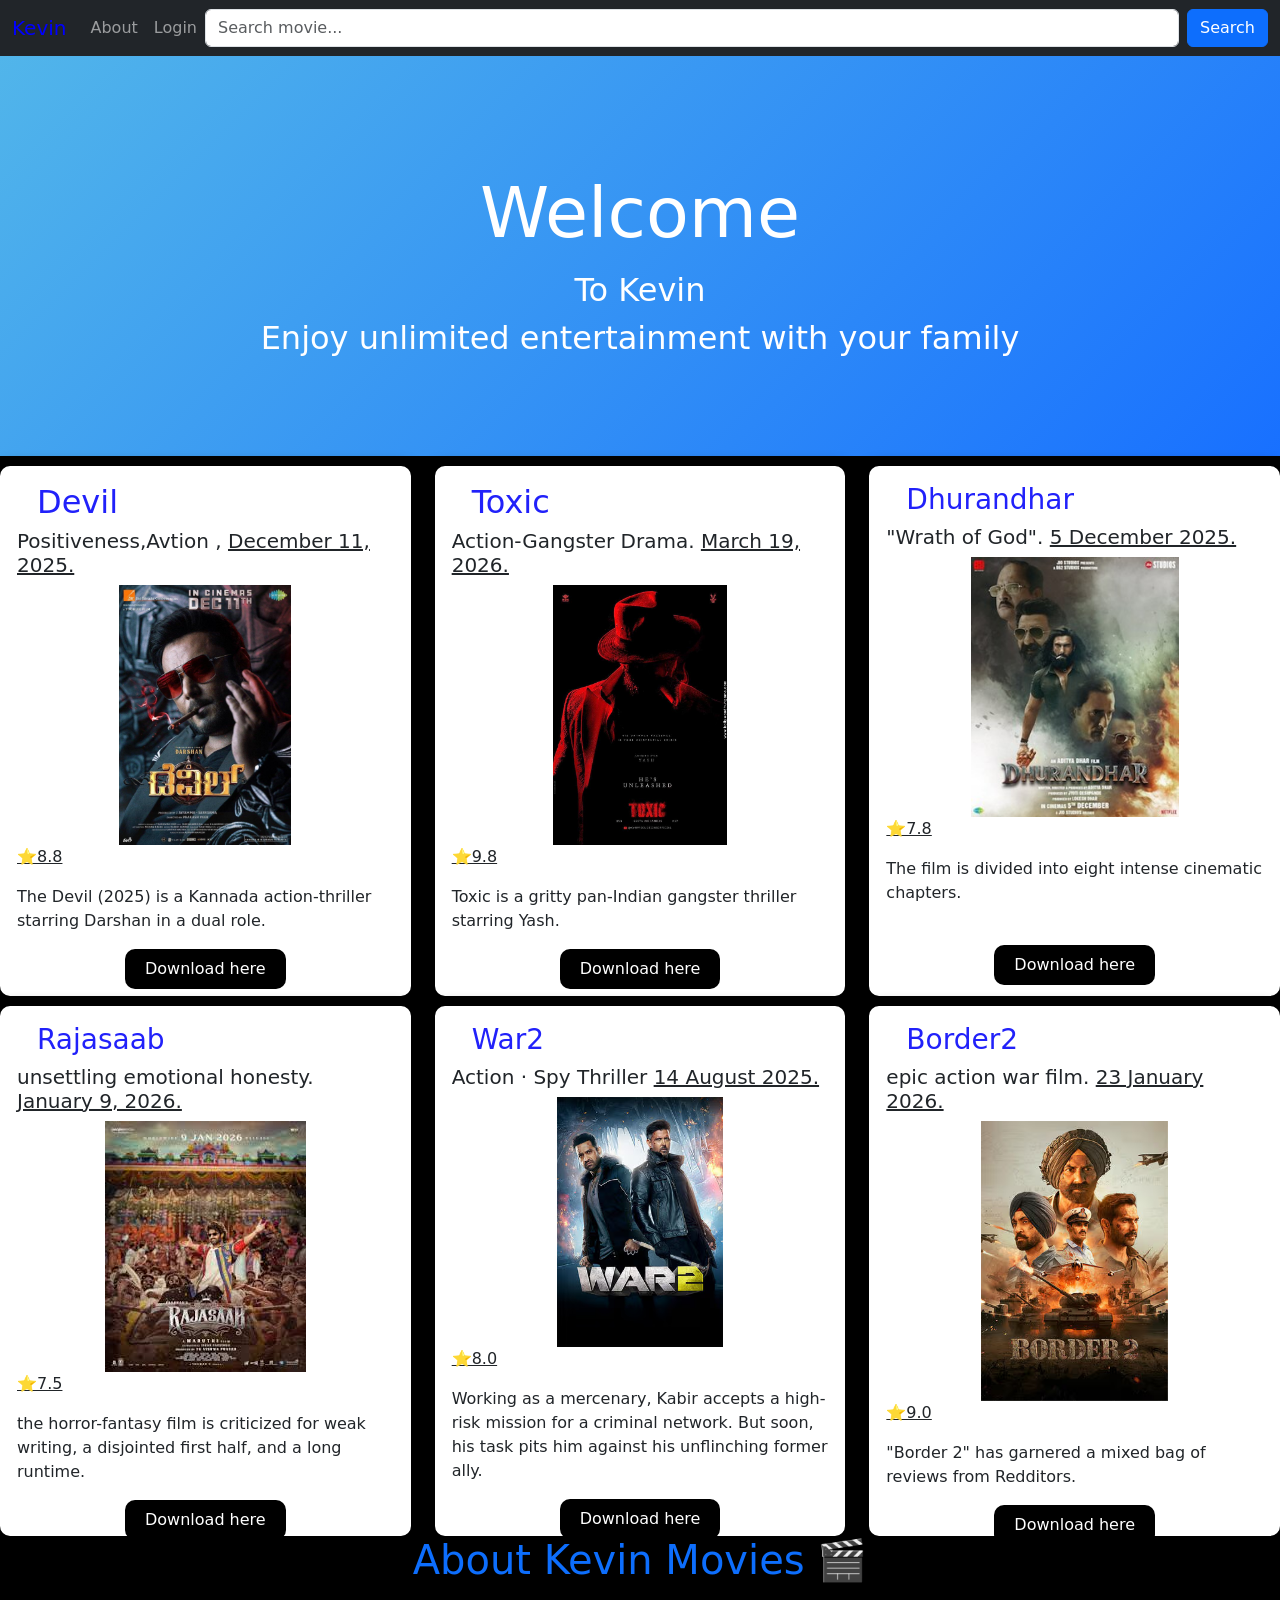
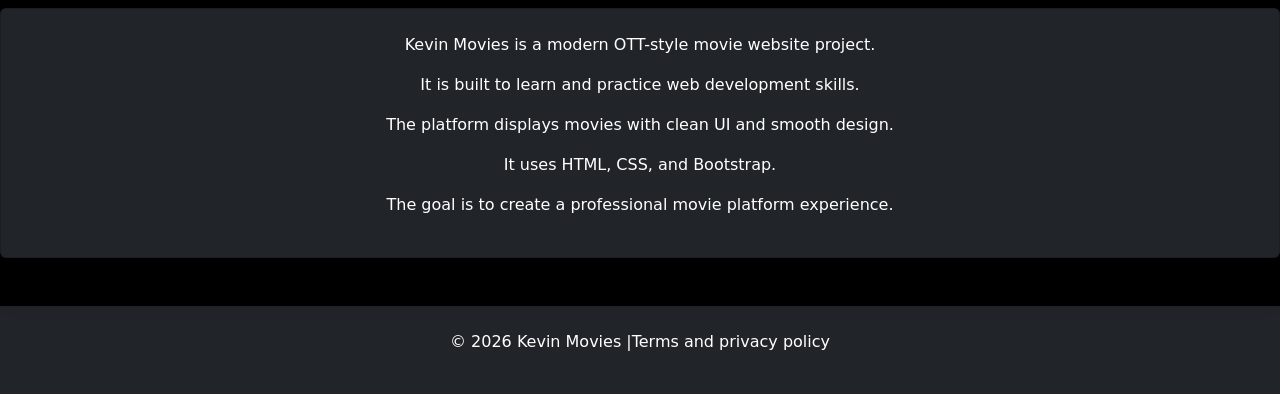
<file: index.html>
<!DOCTYPE html>
<html lang="en">

<head>
    <meta charset="UTF-8">
    <meta name="viewport" content="width=device-width, initial-scale=1.0">
    <title> Kvin Movies</title>
    <link rel="stylesheet" href="app.css">

    <link href="https://cdn.jsdelivr.net/npm/bootstrap@5.3.3/dist/css/bootstrap.min.css" rel="stylesheet">

</head>

<body class="body">

    <nav class="navbar navbar-expand-sm navbar-dark bg-dark">
        <div class="container-fluid">
            <a class="navbar-brand" style="color: blue;" href="#">Kevin</a>

            <button class="navbar-toggler" type="button" data-bs-toggle="collapse" data-bs-target="#mynavbar">
            <span class="navbar-toggler-icon"></span>
        </button>

            <div class="collapse navbar-collapse" id="mynavbar">
                <ul class="navbar-nav me-auto">
                    <li class="nav-item">
                        <a class="nav-link" href="#about">About</a>
                    </li>
                    <li class="nav-item">
                        <a class="nav-link" href="pr.html">Login </a>
                    </li>

                </ul>

                <input class="form-control me-2" type="text" id="searchBox" placeholder="Search movie...">

                <button class="btn btn-primary" type="button" onclick="searchMovie()">Search</button>


            </div>
        </div>
    </nav>
    <div class="bot">
        <center class="cat">
            <br>
            <label> Welcome </label><br>


        </center>
        <center>
            <label> To Kevin</label><br>
            <label> Enjoy unlimited entertainment with your family </label>
        </center>
    </div>
    <table border="1">
        <div class="name"></div>
        <div class="row">
            <div class="col">
                <div class="niki" id="Devil" style="height: 530px;">

                    <div class="run"><b></b>
                        <h2>Devil</h2>
                    </div>
                    <h5>Positiveness,Avtion , <u>December 11, 2025.</u></h5>
                    <center>
                        <div> <img src="The_Devil_(2025_film).jpg" alt="Devil" height="260" "></div></center>
   
<u><p>⭐8.8</p></u>
    <p> The Devil (2025) is a Kannada action-thriller starring Darshan in a dual role.</p>
   <center> <button class="do " onclick="alert( 'Download Successful') ">Download here</button></center>

</div>
 </div>
<div class="col " ><div class="niki " id="Toxic " style="height: 530px; ">
    <div class="run "><h2>Toxic</h2></div>
    <h5>Action-Gangster Drama. <u>March 19, 2026.</u></h5>
    <center><div> <img src="Toxic.jpg " alt="Toxic " height="260px ""></div>
                    </center>
                    <u><p>⭐9.8</p></u>

                    <p>Toxic is a gritty pan-Indian gangster thriller starring Yash.</p>
                    <center><button class="do" onclick="alert('Download Successful')">Download here</button></center>

                </div>
            </div>
            <div class="col">
                <div class="niki" id="Dhurandhar" style="height: 530px;">
                    <div class="run">
                        <h3>Dhurandhar</h3>
                    </div>
                    <h5>"Wrath of God". <u>5 December 2025.</u></h5>
                    <center>
                        <div> <img src="Dhurandhar_poster.jpg" alt="Dhurandhar" height="260px"> </div>
                    </center>
                    <u><p>⭐7.8</p></u>

                    <p>The film is divided into eight intense cinematic chapters.</p><br>
                    <center><button class="do" onclick="alert('Download Successful')">Download here</button></center>

                </div>
            </div>
        </div>
        </div>
        </div>
        </div>
        <div class="name"></div>
        <div class="row">
            <div class="col">
                <div class="niki" id="Rajasaab" style="height: 530px;">
                    <div class="run">
                        <h3>Rajasaab</h3>
                    </div>
                    <h5> unsettling emotional honesty. <u> January 9, 2026.</u></h5>
                    <center>
                        <div> <img src="images (1).jpg" alt="rajasaab"> </div>
                    </center>

                    <u><p>⭐7.5</p></u>

                    <p>the horror-fantasy film is criticized for weak writing, a disjointed first half, and a long runtime. </p>
                    <center><button class="do" onclick="alert('Download Successful')">Download here</button></center>

                </div>
            </div>
            <div class="col">
                <div class="niki" id="War2" style="height: 530px;">
                    <div class="run">
                        <h3>War2</h3>
                    </div>
                    <h5> Action · Spy Thriller <u> 14 August 2025.</u></h5>
                    <center>
                        <div> <img src="war-2-et00446734-1755672564.avif" alt="War2" height="250px"></div>
                    </center>
                    <u><p>⭐8.0</p></u>

                    <p>Working as a mercenary, Kabir accepts a high-risk mission for a criminal network. But soon, his task pits him against his unflinching former ally.</p>
                    <center> <button class="do" onclick="alert('Download Successful')">Download here</button></center>

                </div>
            </div>
            <div class="col">
                <div class="niki" id="Border2" style="height: 530px;">
                    <div class="run">
                        <h3>Border2</h3>
                    </div>
                    <h5> epic action war film. <u> 23 January 2026.</u></h5>
                    <center>
                        <div class="kan"> <img src="border-2-et00401449-1768546422.avif" alt="Border2" height="280px"></div>
                    </center>
                    <u><p>⭐9.0</p></u>

                    <p>"Border 2" has garnered a mixed bag of reviews from Redditors.</p>
                    <center><button class="do" onclick="alert('Download Successful')">Download here</button></center>

                </div>
            </div>
        </div>
        </div>
    </table>
    <div id="about">
        <center>
            <h1 class="text-primary mb-4">About Kevin Movies 🎬</h1>

            <div class="card bg-dark text-white p-4 shadow-lg">

                <p>Kevin Movies is a modern OTT-style movie website project.</p>
                <p>It is built to learn and practice web development skills.</p>
                <p>The platform displays movies with clean UI and smooth design.</p>
                <p>It uses HTML, CSS, and Bootstrap.</p>
                <p>The goal is to create a professional movie platform experience.</p>

            </div>
        </center>
    </div>


    <div class="mt-5 p-4 bg-dark text-white text-center">
        <p>© 2026 Kevin Movies |Terms and privacy policy</p>
    </div>

    <script src="https://cdn.jsdelivr.net/npm/bootstrap@5.3.3/dist/js/bootstrap.bundle.min.js"></script>
    <script>
        function searchMovie() {

            let movie = document.getElementById("searchBox").value.trim().toLowerCase();

            const movies = {
                "devil": "Devil",
                "toxic": "Toxic",
                "dhurandhar": "Dhurandhar",
                "rajasaab": "Rajasaab",
                "raja saab": "Rajasaab",
                "war2": "War2",
                "war 2": "War2",
                "border2": "Border2",
                "border 2": "Border2"
            };

            if (movies[movie]) {

                const element = document.getElementById(movies[movie]);

                element.scrollIntoView({
                    behavior: "smooth",
                    block: "center"
                });

                element.style.border = "4px solid yellow";

                setTimeout(() => {
                    element.style.border = "";
                }, 2000);

            } else {

                alert("Movie not found!");

            }
        }

        function searchMovie() {

            let movie = document.getElementById("searchBox").value.trim().toLowerCase();

            const movies = {
                "devil": "Devil",
                "toxic": "Toxic",
                "dhurandhar": "Dhurandhar",
                "rajasaab": "Rajasaab",
                "raja saab": "Rajasaab",
                "war2": "War2",
                "war 2": "War2",
                "border2": "Border2",
                "border 2": "Border2"
            };

            if (movies[movie]) {

                const element = document.getElementById(movies[movie]);

                element.scrollIntoView({
                    behavior: "smooth",
                    block: "center"
                });

                element.style.border = "4px solid yellow";

                setTimeout(() => {
                    element.style.border = "";
                }, 2000);

            } else {

                alert("Movie not found!");

            }
        }

        function searchMovie() {

            let movie = document.getElementById("searchBox").value.trim().toLowerCase();

            const movies = {
                "devil": "Devil",
                "toxic": "Toxic",
                "dhurandhar": "Dhurandhar",
                "rajasaab": "Rajasaab",
                "raja saab": "Rajasaab",
                "war2": "War2",
                "war 2": "War2",
                "border2": "Border2",
                "border 2": "Border2"
            };

            if (movies[movie]) {

                const element = document.getElementById(movies[movie]);

                element.scrollIntoView({
                    behavior: "smooth",
                    block: "center"
                });

                element.style.border = "4px solid yellow";

                setTimeout(() => {
                    element.style.border = "";
                }, 2000);

            } else {

                alert("Movie not found!");

            }
        }

        function searchMovie() {

            let movie = document.getElementById("searchBox").value.trim().toLowerCase();

            const movies = {
                "devil": "Devil",
                "toxic": "Toxic",
                "dhurandhar": "Dhurandhar",
                "rajasaab": "Rajasaab",
                "raja saab": "Rajasaab",
                "war2": "War2",
                "war 2": "War2",
                "border2": "Border2",
                "border 2": "Border2"
            };

            if (movies[movie]) {

                const element = document.getElementById(movies[movie]);

                element.scrollIntoView({
                    behavior: "smooth",
                    block: "center"
                });

                element.style.border = "4px solid yellow";

                setTimeout(() => {
                    element.style.border = "";
                }, 2000);

            } else {

                alert("Movie not found!");

            }
        }

        function searchMovie() {

            let movie = document.getElementById("searchBox").value.trim().toLowerCase();

            const movies = {
                "devil": "Devil",
                "toxic": "Toxic",
                "dhurandhar": "Dhurandhar",
                "rajasaab": "Rajasaab",
                "raja saab": "Rajasaab",
                "war2": "War2",
                "war 2": "War2",
                "border2": "Border2",
                "border 2": "Border2"
            };

            if (movies[movie]) {

                const element = document.getElementById(movies[movie]);

                element.scrollIntoView({
                    behavior: "smooth",
                    block: "center"
                });

                element.style.border = "4px solid yellow";

                setTimeout(() => {
                    element.style.border = "";
                }, 2000);

            } else {

                alert("Movie not found!");

            }
        }

        function searchMovie() {

            let movie = document.getElementById("searchBox").value.trim().toLowerCase();

            const movies = {
                "devil": "Devil",
                "toxic": "Toxic",
                "dhurandhar": "Dhurandhar",
                "rajasaab": "Rajasaab",
                "raja saab": "Rajasaab",
                "war2": "War2",
                "war 2": "War2",
                "border2": "Border2",
                "border 2": "Border2"
            };

            if (movies[movie]) {

                const element = document.getElementById(movies[movie]);

                element.scrollIntoView({
                    behavior: "smooth",
                    block: "center"
                });

                element.style.border = "4px solid yellow";

                setTimeout(() => {
                    element.style.border = "";
                }, 2000);

            } else {

                alert("Movie not found!");

            }
        }

        function searchMovie() {

            let movie = document.getElementById("searchBox").value.trim().toLowerCase();

            const movies = {
                "devil": "Devil",
                "toxic": "Toxic",
                "dhurandhar": "Dhurandhar",
                "rajasaab": "Rajasaab",
                "raja saab": "Rajasaab",
                "war2": "War2",
                "war 2": "War2",
                "border2": "Border2",
                "border 2": "Border2"
            };

            if (movies[movie]) {

                const element = document.getElementById(movies[movie]);

                element.scrollIntoView({
                    behavior: "smooth",
                    block: "center"
                });

                element.style.border = "4px solid yellow";

                setTimeout(() => {
                    element.style.border = "";
                }, 2000);

            } else {

                alert("Movie not found!");

            }
        }

        function searchMovie() {

            let movie = document.getElementById("searchBox").value.trim().toLowerCase();

            const movies = {
                "devil": "Devil",
                "toxic": "Toxic",
                "dhurandhar": "Dhurandhar",
                "rajasaab": "Rajasaab",
                "raja saab": "Rajasaab",
                "war2": "War2",
                "war 2": "War2",
                "border2": "Border2",
                "border 2": "Border2"
            };

            if (movies[movie]) {

                const element = document.getElementById(movies[movie]);

                element.scrollIntoView({
                    behavior: "smooth",
                    block: "center"
                });

                element.style.border = "4px solid yellow";

                setTimeout(() => {
                    element.style.border = "";
                }, 2000);

            } else {

                alert("Movie not found!");

            }
        }

        function searchMovie() {

            let movie = document.getElementById("searchBox").value.trim().toLowerCase();

            const movies = {
                "devil": "Devil",
                "toxic": "Toxic",
                "dhurandhar": "Dhurandhar",
                "rajasaab": "Rajasaab",
                "raja saab": "Rajasaab",
                "war2": "War2",
                "war 2": "War2",
                "border2": "Border2",
                "border 2": "Border2"
            };

            if (movies[movie]) {

                const element = document.getElementById(movies[movie]);

                element.scrollIntoView({
                    behavior: "smooth",
                    block: "center"
                });

                element.style.border = "4px solid yellow";

                setTimeout(() => {
                    element.style.border = "";
                }, 2000);

            } else {

                alert("Movie not found!");

            }
        }

        function searchMovie() {

            let movie = document.getElementById("searchBox").value.trim().toLowerCase();

            const movies = {
                "devil": "Devil",
                "toxic": "Toxic",
                "dhurandhar": "Dhurandhar",
                "rajasaab": "Rajasaab",
                "raja saab": "Rajasaab",
                "war2": "War2",
                "war 2": "War2",
                "border2": "Border2",
                "border 2": "Border2"
            };

            if (movies[movie]) {

                const element = document.getElementById(movies[movie]);

                element.scrollIntoView({
                    behavior: "smooth",
                    block: "center"
                });

                element.style.border = "4px solid yellow";

                setTimeout(() => {
                    element.style.border = "";
                }, 2000);

            } else {

                alert("Movie not found!");

            }
        }

        function searchMovie() {

            let movie = document.getElementById("searchBox").value.trim().toLowerCase();

            const movies = {
                "devil": "Devil",
                "toxic": "Toxic",
                "dhurandhar": "Dhurandhar",
                "rajasaab": "Rajasaab",
                "raja saab": "Rajasaab",
                "war2": "War2",
                "war 2": "War2",
                "border2": "Border2",
                "border 2": "Border2"
            };

            if (movies[movie]) {

                const element = document.getElementById(movies[movie]);

                element.scrollIntoView({
                    behavior: "smooth",
                    block: "center"
                });

                element.style.border = "4px solid yellow";

                setTimeout(() => {
                    element.style.border = "";
                }, 2000);

            } else {

                alert("Movie not found!");

            }
        }

        function searchMovie() {

            let movie = document.getElementById("searchBox").value.trim().toLowerCase();

            const movies = {
                "devil": "Devil",
                "toxic": "Toxic",
                "dhurandhar": "Dhurandhar",
                "rajasaab": "Rajasaab",
                "raja saab": "Rajasaab",
                "war2": "War2",
                "war 2": "War2",
                "border2": "Border2",
                "border 2": "Border2"
            };

            if (movies[movie]) {

                const element = document.getElementById(movies[movie]);

                element.scrollIntoView({
                    behavior: "smooth",
                    block: "center"
                });

                element.style.border = "4px solid yellow";

                setTimeout(() => {
                    element.style.border = "";
                }, 2000);

            } else {

                alert("Movie not found!");

            }
        }

        function searchMovie() {

            let movie = document.getElementById("searchBox").value.trim().toLowerCase();

            const movies = {
                "devil": "Devil",
                "toxic": "Toxic",
                "dhurandhar": "Dhurandhar",
                "rajasaab": "Rajasaab",
                "raja saab": "Rajasaab",
                "war2": "War2",
                "war 2": "War2",
                "border2": "Border2",
                "border 2": "Border2"
            };

            if (movies[movie]) {

                const element = document.getElementById(movies[movie]);

                element.scrollIntoView({
                    behavior: "smooth",
                    block: "center"
                });

                element.style.border = "4px solid yellow";

                setTimeout(() => {
                    element.style.border = "";
                }, 2000);

            } else {

                alert("Movie not found!");

            }
        }

        function searchMovie() {

            let movie = document.getElementById("searchBox").value.trim().toLowerCase();

            const movies = {
                "devil": "Devil",
                "toxic": "Toxic",
                "dhurandhar": "Dhurandhar",
                "rajasaab": "Rajasaab",
                "raja saab": "Rajasaab",
                "war2": "War2",
                "war 2": "War2",
                "border2": "Border2",
                "border 2": "Border2"
            };

            if (movies[movie]) {

                const element = document.getElementById(movies[movie]);

                element.scrollIntoView({
                    behavior: "smooth",
                    block: "center"
                });

                element.style.border = "4px solid yellow";

                setTimeout(() => {
                    element.style.border = "";
                }, 2000);

            } else {

                alert("Movie not found!");

            }
        }

        function searchMovie() {

            let movie = document.getElementById("searchBox").value.trim().toLowerCase();

            const movies = {
                "devil": "Devil",
                "toxic": "Toxic",
                "dhurandhar": "Dhurandhar",
                "rajasaab": "Rajasaab",
                "raja saab": "Rajasaab",
                "war2": "War2",
                "war 2": "War2",
                "border2": "Border2",
                "border 2": "Border2"
            };

            if (movies[movie]) {

                const element = document.getElementById(movies[movie]);

                element.scrollIntoView({
                    behavior: "smooth",
                    block: "center"
                });

                element.style.border = "4px solid yellow";

                setTimeout(() => {
                    element.style.border = "";
                }, 2000);

            } else {

                alert("Movie not found!");

            }
        }

        function searchMovie() {

            let movie = document.getElementById("searchBox").value.trim().toLowerCase();

            const movies = {
                "devil": "Devil",
                "toxic": "Toxic",
                "dhurandhar": "Dhurandhar",
                "rajasaab": "Rajasaab",
                "raja saab": "Rajasaab",
                "war2": "War2",
                "war 2": "War2",
                "border2": "Border2",
                "border 2": "Border2"
            };

            if (movies[movie]) {

                const element = document.getElementById(movies[movie]);

                element.scrollIntoView({
                    behavior: "smooth",
                    block: "center"
                });

                element.style.border = "4px solid yellow";

                setTimeout(() => {
                    element.style.border = "";
                }, 2000);

            } else {

                alert("Movie not found!");

            }
        }

        function searchMovie() {

            let movie = document.getElementById("searchBox").value.trim().toLowerCase();

            const movies = {
                "devil": "Devil",
                "toxic": "Toxic",
                "dhurandhar": "Dhurandhar",
                "rajasaab": "Rajasaab",
                "raja saab": "Rajasaab",
                "war2": "War2",
                "war 2": "War2",
                "border2": "Border2",
                "border 2": "Border2"
            };

            if (movies[movie]) {

                const element = document.getElementById(movies[movie]);

                element.scrollIntoView({
                    behavior: "smooth",
                    block: "center"
                });

                element.style.border = "4px solid yellow";

                setTimeout(() => {
                    element.style.border = "";
                }, 2000);

            } else {

                alert("Movie not found!");

            }
        }

        function searchMovie() {

            let movie = document.getElementById("searchBox").value.trim().toLowerCase();

            const movies = {
                "devil": "Devil",
                "toxic": "Toxic",
                "dhurandhar": "Dhurandhar",
                "rajasaab": "Rajasaab",
                "raja saab": "Rajasaab",
                "war2": "War2",
                "war 2": "War2",
                "border2": "Border2",
                "border 2": "Border2"
            };

            if (movies[movie]) {

                const element = document.getElementById(movies[movie]);

                element.scrollIntoView({
                    behavior: "smooth",
                    block: "center"
                });

                element.style.border = "4px solid yellow";

                setTimeout(() => {
                    element.style.border = "";
                }, 2000);

            } else {

                alert("Movie not found!");

            }
        }

        function searchMovie() {

            let movie = document.getElementById("searchBox").value.trim().toLowerCase();

            const movies = {
                "devil": "Devil",
                "toxic": "Toxic",
                "dhurandhar": "Dhurandhar",
                "rajasaab": "Rajasaab",
                "raja saab": "Rajasaab",
                "war2": "War2",
                "war 2": "War2",
                "border2": "Border2",
                "border 2": "Border2"
            };

            if (movies[movie]) {

                const element = document.getElementById(movies[movie]);

                element.scrollIntoView({
                    behavior: "smooth",
                    block: "center"
                });

                element.style.border = "4px solid yellow";

                setTimeout(() => {
                    element.style.border = "";
                }, 2000);

            } else {

                alert("Movie not found!");

            }
        }

        function searchMovie() {

            let movie = document.getElementById("searchBox").value.trim().toLowerCase();

            const movies = {
                "devil": "Devil",
                "toxic": "Toxic",
                "dhurandhar": "Dhurandhar",
                "rajasaab": "Rajasaab",
                "raja saab": "Rajasaab",
                "war2": "War2",
                "war 2": "War2",
                "border2": "Border2",
                "border 2": "Border2"
            };

            if (movies[movie]) {

                const element = document.getElementById(movies[movie]);

                element.scrollIntoView({
                    behavior: "smooth",
                    block: "center"
                });

                element.style.border = "4px solid yellow";

                setTimeout(() => {
                    element.style.border = "";
                }, 2000);

            } else {

                alert("Movie not found!");

            }
        }

        function searchMovie() {

            let movie = document.getElementById("searchBox").value.trim().toLowerCase();

            const movies = {
                "devil": "Devil",
                "toxic": "Toxic",
                "dhurandhar": "Dhurandhar",
                "rajasaab": "Rajasaab",
                "raja saab": "Rajasaab",
                "war2": "War2",
                "war 2": "War2",
                "border2": "Border2",
                "border 2": "Border2"
            };

            if (movies[movie]) {

                const element = document.getElementById(movies[movie]);

                element.scrollIntoView({
                    behavior: "smooth",
                    block: "center"
                });

                element.style.border = "4px solid yellow";

                setTimeout(() => {
                    element.style.border = "";
                }, 2000);

            } else {

                alert("Movie not found!");

            }
        }

        function searchMovie() {

            let movie = document.getElementById("searchBox").value.trim().toLowerCase();

            const movies = {
                "devil": "Devil",
                "toxic": "Toxic",
                "dhurandhar": "Dhurandhar",
                "rajasaab": "Rajasaab",
                "raja saab": "Rajasaab",
                "war2": "War2",
                "war 2": "War2",
                "border2": "Border2",
                "border 2": "Border2"
            };

            if (movies[movie]) {

                const element = document.getElementById(movies[movie]);

                element.scrollIntoView({
                    behavior: "smooth",
                    block: "center"
                });

                element.style.border = "4px solid yellow";

                setTimeout(() => {
                    element.style.border = "";
                }, 2000);

            } else {

                alert("Movie not found!");

            }
        }


        document.getElementById("searchBox").addEventListener("keypress", function(event) {

            if (event.key === "Enter") {
                searchMovie();
            }

        });
    </script>
</body>

</html>
</file>
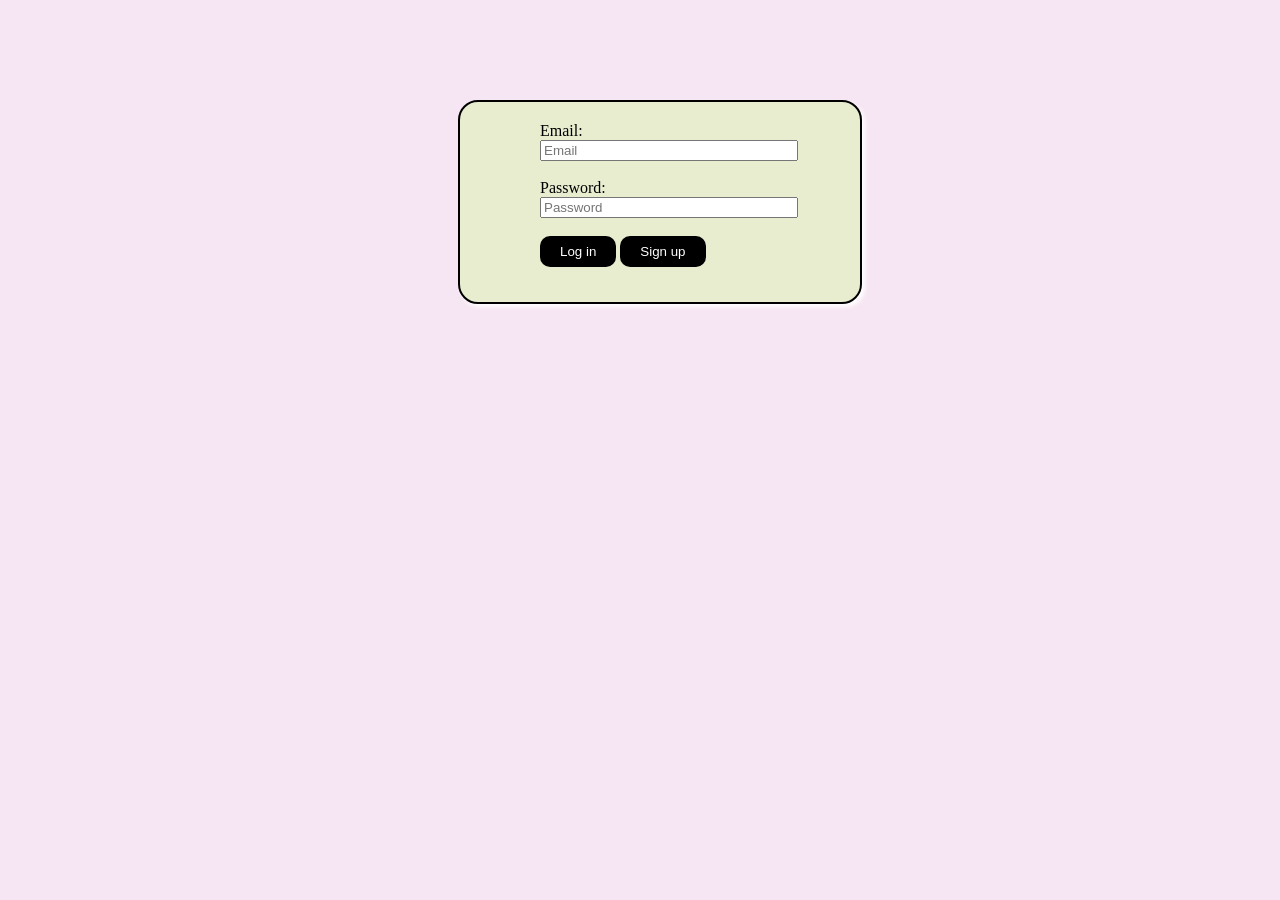
<file: pr.html>
<!DOCTYPE html>
<html lang="en">

<head>
    <meta charset="UTF-8">
    <meta name="viewport" content="width=device-width, initial-scale=1.0">
    <title>Login</title>
    <link rel="stylesheet" href="n.css">
</head>

<body style="background-color: rgb(246, 229, 242);">

    <div class="w">
        <form class="div" id="loginForm">

            <label>Email:</label><br>
            <input type="email" name="email" placeholder="Email" required><br><br>

            <label>Password:</label><br>
            <input type="password" name="password" placeholder="Password" required><br><br>

            <button type="submit" class="co">Log in</button>

            <button type="button" class="co" onclick="window.location.href='signup.html'">
                Sign up
            </button>

        </form>
    </div>

    <script>
        document.getElementById("loginForm").addEventListener("submit", function(event) {
            event.preventDefault();
            window.location.href = "index.html";
        });
    </script>

</body>

</html>
</file>
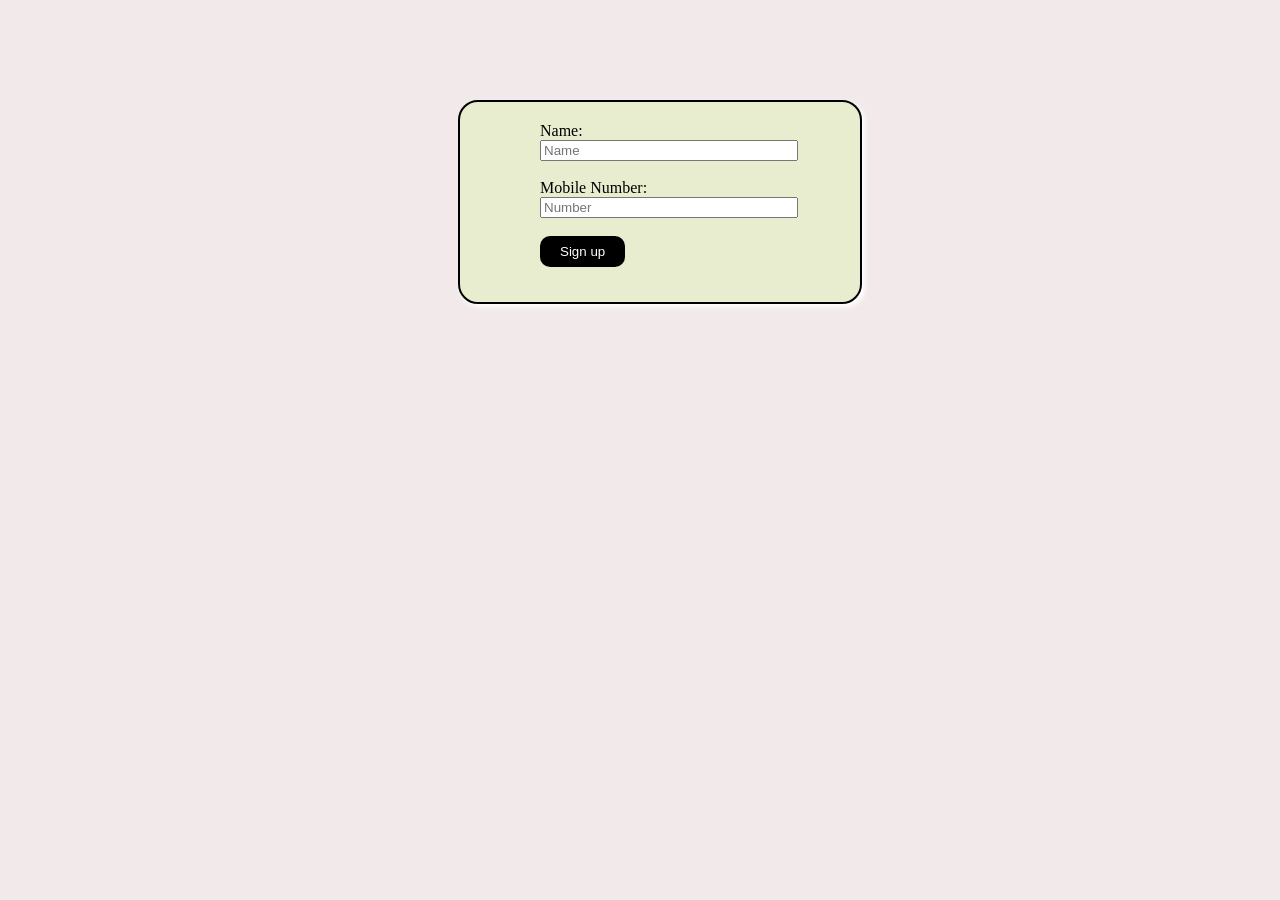
<file: signup.html>
<!DOCTYPE html>
<html lang="en">

<head>
    <meta charset="UTF-8">
    <meta name="viewport" content="width=device-width, initial-scale=1.0">
    <title>Sign Up</title>
    <link rel="stylesheet" href="sign.css">
</head>

<body style="background-color: rgb(242, 234, 234);">

    <div class="w">
        <form class="div" id="signupForm">

            <label>Name:</label><br>
            <input type="text" name="name" placeholder="Name" required><br><br>

            <label>Mobile Number:</label><br>
            <input type="tel" name="number" placeholder="Number" required><br><br>

            <button type="submit" class="co">Sign up</button>

        </form>
    </div>

    <script>
        document.getElementById("signupForm").addEventListener("submit", function(event) {
            event.preventDefault();
            window.location.href = "index.html";
        });
    </script>

</body>

</html>
</file>
<file: app.css>
.body{
    background-color: black;
}
.bot{
    background: linear-gradient(135deg,#51b5ea, #1870ff);
   
    height: 400px;
    width: 100%;
    font-size:xx-large;
    color: white;
}
.cat{
    font-size:70px;
    color: white;
}
.do{
    background-color: black;
    color: white;
    border-radius: 10px;
    padding: 8px 20px;
border: none;
transition: 0.3s;
}
.do:hover{
    background-color: #0d6efd;
    transform: scale(1.05);
box-shadow: 0 0 10px #0d6efd;
}


.niki{
    background-color: rgb(255, 255, 255);
   border-radius: 10px;
   box-shadow: 0px 2px 15px rgb(0, 0, 0);
   border: 2px solid rgb(255, 255, 255);
   height: 530px;
   padding: 15px;
   transition: 0.3s;
}
.niki:hover{
    transform: translateY(-10px) scale(1.02);
    box-shadow: 0 0 25px rgba(0, 174, 255, 0.6);
}


.name{
    margin-bottom: 10px;
}
.run{
    margin-left: 20px;
    color: rgb(33, 33, 250);
}
.kan{
    border-color:2PX solid black;
}
</file>
<file: n.css>
.w {
  margin-top: 100PX;
  margin-left: 450px;
  width: 400px;
  height: 200px;
  background: rgb(233, 237, 208);
border-radius: 20px;
box-shadow:3px 3px 5px white;
border: 2px solid black;
}
.w input{
  width: 250px;
}

.div{
  margin-left: 80px;
  margin-top: 20px;
}
.co{
    background-color: black;
    color: white;
    border-radius: 10px;
    padding: 8px 20px;
border: none;
transition: 0.3s;
}
.co:hover{
    background-color: #0d6efd;
    transform: scale(1.05);
box-shadow: 0 0 10px #0d6efd;
}
</file>
<file: sign.css>
.w {
  margin-top: 100PX;
  margin-left: 450px;
  width: 400px;
  height: 200px;
  background: rgb(233, 237, 208);
border-radius: 20px;
box-shadow:3px 3px 5px white;
border: 2px solid black;
}
.w input{
  width: 250px;
}

.div{
  margin-left: 80px;
  margin-top: 20px;
}
.co{
    background-color: black;
    color: white;
    border-radius: 10px;
    padding: 8px 20px;
border: none;
transition: 0.3s;
}
.co:hover{
    background-color: #0d6efd;
    transform: scale(1.05);
box-shadow: 0 0 10px #0d6efd;
}
</file>
